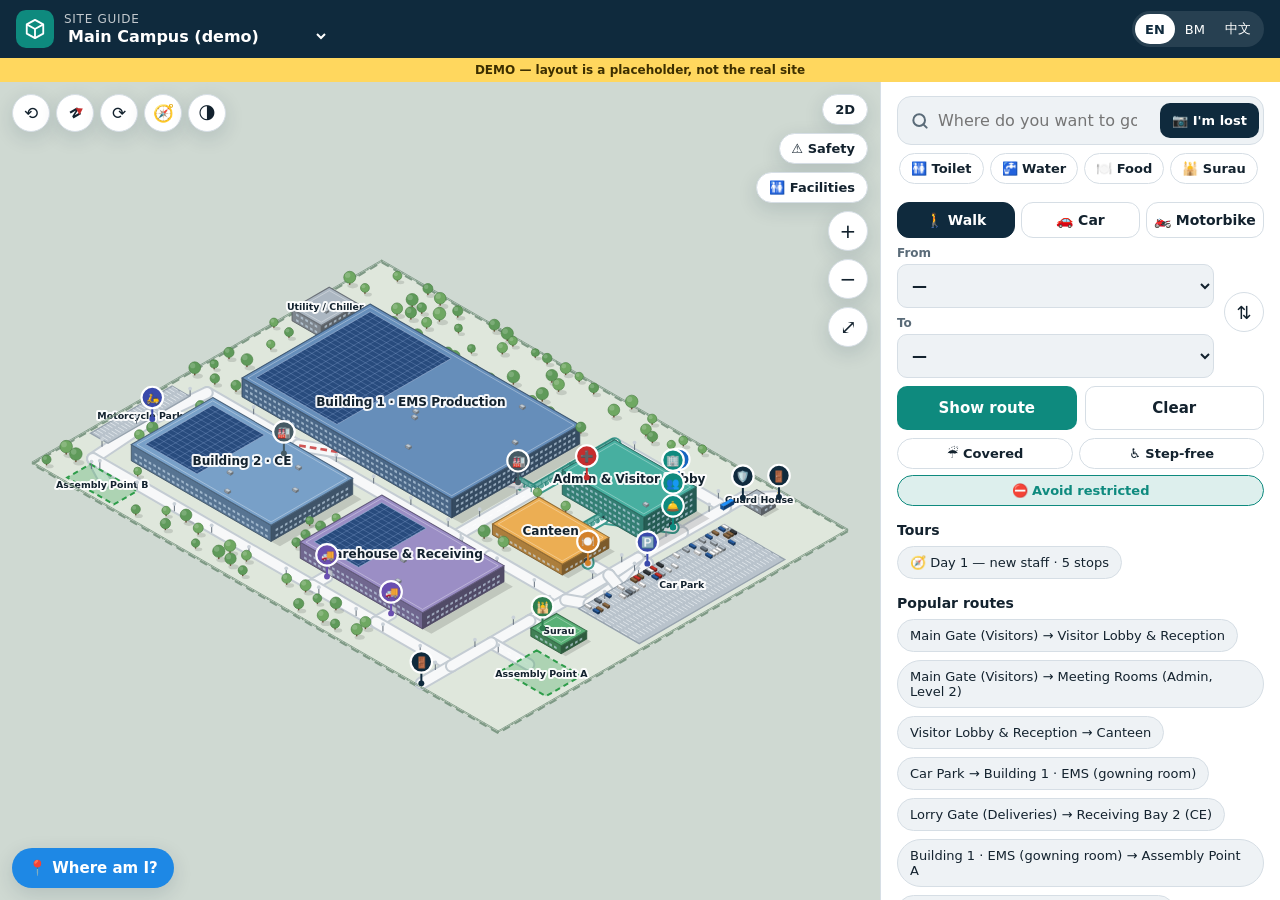
<file: index.html>
<!doctype html>
<html lang="en">
<head>
  <meta charset="utf-8">
  <meta name="viewport" content="width=device-width, initial-scale=1, viewport-fit=cover">
  <meta name="theme-color" content="#0f2a3d">
  <title>Johor Site Guide</title>
  <link rel="manifest" href="manifest.webmanifest">
  <link rel="icon" href="assets/icon.svg" type="image/svg+xml">
  <link rel="stylesheet" href="styles.css">
</head>
<body>
  <header class="top">
    <div class="brand">
      <span class="logo" aria-hidden="true">
        <svg viewBox="0 0 24 24" width="22" height="22"><path d="M12 2 3 7v10l9 5 9-5V7z" fill="none" stroke="currentColor" stroke-width="2" stroke-linejoin="round"/><path d="M12 12 3 7m9 5 9-5m-9 5v10" fill="none" stroke="currentColor" stroke-width="2"/></svg>
      </span>
      <div>
        <div class="title" data-i18n="appTitle">Site Guide</div>
        <select id="siteSelect" aria-label="Site"></select>
      </div>
    </div>
    <div class="lang" role="group" aria-label="Language">
      <button data-lang="en">EN</button><button data-lang="ms">BM</button><button data-lang="zh">中文</button>
    </div>
  </header>

  <div id="demoBanner" class="banner" data-i18n="demo"></div>

  <div id="emergBar" class="emerg-bar" role="alert" hidden>
    <span class="eb-icon" aria-hidden="true">🚨</span>
    <div class="eb-main"><strong id="ebTitle"></strong><span id="ebSub"></span></div>
    <span id="ebTimer" class="eb-timer" hidden>0:00</span>
    <button id="ebSafe" class="eb-safe"></button>
    <button id="ebEnd" class="eb-end" data-i18n="endEmerg">End</button>
    <div id="ebNote" class="eb-note"></div>
  </div>

  <main class="layout">
    <section class="mapwrap" aria-label="Site map">
      <svg id="map" xmlns="http://www.w3.org/2000/svg" role="img"></svg>
      <div class="map-controls">
        <button id="viewToggle" class="chip" title="3D / 2D">2D</button>
        <button id="safetyToggle" class="chip" aria-pressed="false">⚠ <span data-i18n="safety">Safety</span></button>
        <button id="facToggle" class="chip fac-chip" aria-pressed="false">🚻 <span data-i18n="facilities">Facilities</span></button>
        <button id="zoomIn" class="round" aria-label="Zoom in">+</button>
        <button id="zoomOut" class="round" aria-label="Zoom out">−</button>
        <button id="zoomReset" class="round" aria-label="Reset view">⤢</button>
      </div>
      <div class="view-bar" role="group" aria-label="Map view">
        <button id="rotL" class="vbtn" aria-label="Turn map left" title="Turn left">⟲</button>
        <button id="northBtn" class="vbtn" aria-label="North up" title="North up"><span id="northNeedle" class="needle" aria-hidden="true"><b>N</b></span></button>
        <button id="rotR" class="vbtn" aria-label="Turn map right" title="Turn right">⟳</button>
        <button id="followBtn" class="vbtn" aria-pressed="false" aria-label="Turn map with my walking direction" title="Follow my direction">🧭</button>
        <button id="dayBtn" class="vbtn">🌗</button>
      </div>
      <button id="whereBtn" class="where-btn" type="button"><span aria-hidden="true">📍</span> <span data-i18n="whereAmI">Where am I?</span></button>
      <div id="whereCard" class="where-card" role="status" hidden>
        <button class="bc-close" aria-label="Close">×</button>
        <p id="whereText"></p>
        <div class="where-actions">
          <button id="whereScan" type="button">📷 <span data-i18n="scanInstead">Scan a poster</span></button>
          <button id="whereSettings" type="button" hidden>⚙ <span data-i18n="turnOnLocation">Turn on location</span></button>
        </div>
      </div>
      <div id="bldCard" class="bld-card" hidden>
        <button class="bc-close" aria-label="Close">×</button>
        <strong></strong>
        <div class="bc-list"></div>
      </div>
      <div id="legend" class="legend" hidden></div>
      <div id="todo" class="todo" hidden>
        <h2 data-i18n="todo"></h2>
        <p data-i18n="todoHint"></p>
      </div>
    </section>

    <aside class="panel" id="panel">
      <div class="handle" aria-hidden="true"></div>

      <div class="finder">
        <div class="search">
          <svg class="s-icon" viewBox="0 0 24 24" aria-hidden="true"><circle cx="11" cy="11" r="7"/><path d="m20 20-4-4"/></svg>
          <input id="searchBox" type="search" autocomplete="off" spellcheck="false" enterkeyhint="go"
                 role="combobox" aria-autocomplete="list" aria-expanded="false" aria-controls="searchList">
          <button id="scanBtn" class="scan" type="button"><span aria-hidden="true">📷</span> <span data-i18n="lost">I'm lost</span></button>
        </div>
        <p id="searchHint" class="search-hint" hidden></p>
        <ul id="searchList" class="results" role="listbox" hidden></ul>
        <div id="nearby" class="nearby" role="group" aria-label="Nearest"></div>
      </div>

      <div class="route-form">
        <div class="modes row" role="group" aria-label="Travel mode">
          <button type="button" class="mode" data-mode="walk" aria-pressed="true"><span aria-hidden="true">🚶</span> <span data-i18n="modeWalk">Walk</span></button>
          <button type="button" class="mode" data-mode="car" aria-pressed="false"><span aria-hidden="true">🚗</span> <span data-i18n="modeCar">Car</span></button>
          <button type="button" class="mode" data-mode="moto" aria-pressed="false"><span aria-hidden="true">🏍️</span> <span data-i18n="modeMoto">Motorbike</span></button>
        </div>
        <label><span data-i18n="from">From</span>
          <select id="fromSel"></select>
        </label>
        <button id="swap" class="swap" aria-label="Swap">⇅</button>
        <label><span data-i18n="to">To</span>
          <select id="toSel"></select>
        </label>
        <div class="row">
          <button id="goBtn" class="primary" data-i18n="go">Show route</button>
          <button id="clearBtn" class="ghost" data-i18n="clear">Clear</button>
        </div>
        <div class="opts row" role="group" aria-label="Route options">
          <button type="button" class="opt" data-opt="covered" aria-pressed="false"><span aria-hidden="true">☔</span> <span data-i18n="optCovered">Covered</span></button>
          <button type="button" class="opt" data-opt="stepFree" aria-pressed="false"><span aria-hidden="true">♿</span> <span data-i18n="optStepFree">Step-free</span></button>
          <button type="button" class="opt" data-opt="noRestricted" aria-pressed="true"><span aria-hidden="true">⛔</span> <span data-i18n="optNoRestricted">Avoid restricted</span></button>
        </div>
      </div>

      <div id="routeSummary" class="summary" hidden></div>

      <div id="steps" class="steps" hidden>
        <div class="step-card">
          <div class="progress" aria-hidden="true"><i id="stepBar"></i></div>
          <div class="slide">
            <figure class="photo" id="stepPhoto"></figure>
            <div class="maneuver">
              <span id="stepIcon" class="m-icon"></span>
              <div>
                <div class="step-meta"><span id="stepCount"></span><span id="stepDist" class="dist"></span></div>
                <p id="stepText" class="step-text" aria-live="polite"></p>
              </div>
            </div>
            <p id="stepWarn" class="warn" hidden></p>
          </div>
          <div class="row">
            <button id="prevStep" class="ghost" data-i18n="prev">Back</button>
            <button id="playBtn" class="ghost icon-btn" aria-pressed="false">▶</button>
            <button id="voiceBtn" class="ghost icon-btn" aria-pressed="false">🔇</button>
            <button id="nextStep" class="primary" data-i18n="next">Next</button>
          </div>
        </div>
        <details class="all-steps">
          <summary data-i18n="allSteps">All steps</summary>
          <ol id="stepList"></ol>
        </details>
      </div>

      <div id="toursWrap" hidden>
        <h3 data-i18n="tours">Tours</h3>
        <div id="tours" class="chips"></div>
      </div>

      <div id="popularWrap">
        <h3 data-i18n="popular">Popular routes</h3>
        <div id="popular" class="chips"></div>
      </div>

      <div class="emergency">
        <h3>🚨 <span data-i18n="emergency">Emergency</span></h3>
        <p data-i18n="emergencyText"></p>
        <p id="ehsLine" class="ehs-line"></p>
        <button id="apBtn" class="danger" data-i18n="nearestAP">Route to nearest Assembly Point</button>
        <button id="drillBtn" class="ghost drill-btn" data-i18n="startDrill">Practice drill</button>
      </div>

      <details class="info" id="infoBox">
        <summary data-i18n="info">Site info</summary>
        <dl id="infoList"></dl>
      </details>
    </aside>
  </main>

  <div id="scanner" class="scanner" role="dialog" aria-modal="true" aria-labelledby="scanTitle" hidden>
    <div class="scan-box">
      <h3 id="scanTitle" data-i18n="scanTitle">Where are you?</h3>
      <div id="viewfinder" class="viewfinder"><video id="scanVideo" autoplay playsinline muted></video><span class="frame" aria-hidden="true"></span></div>
      <p id="scanMsg" class="scan-msg" role="status"></p>
      <button id="scanGps" class="ghost gps-btn" type="button"><span aria-hidden="true">📍</span> <span data-i18n="useGps">Use my location (GPS)</span></button>
      <div id="scanPick" class="chips" hidden></div>
      <button id="scanClose" class="ghost" data-i18n="close">Close</button>
    </div>
  </div>
  <div id="toast" class="toast" role="status" hidden></div>

  <script src="data/config.js"></script>
  <script src="data/i18n.js"></script>
  <script src="data/sites.js"></script>
  <script src="app.js"></script>
</body>
</html>
</file>
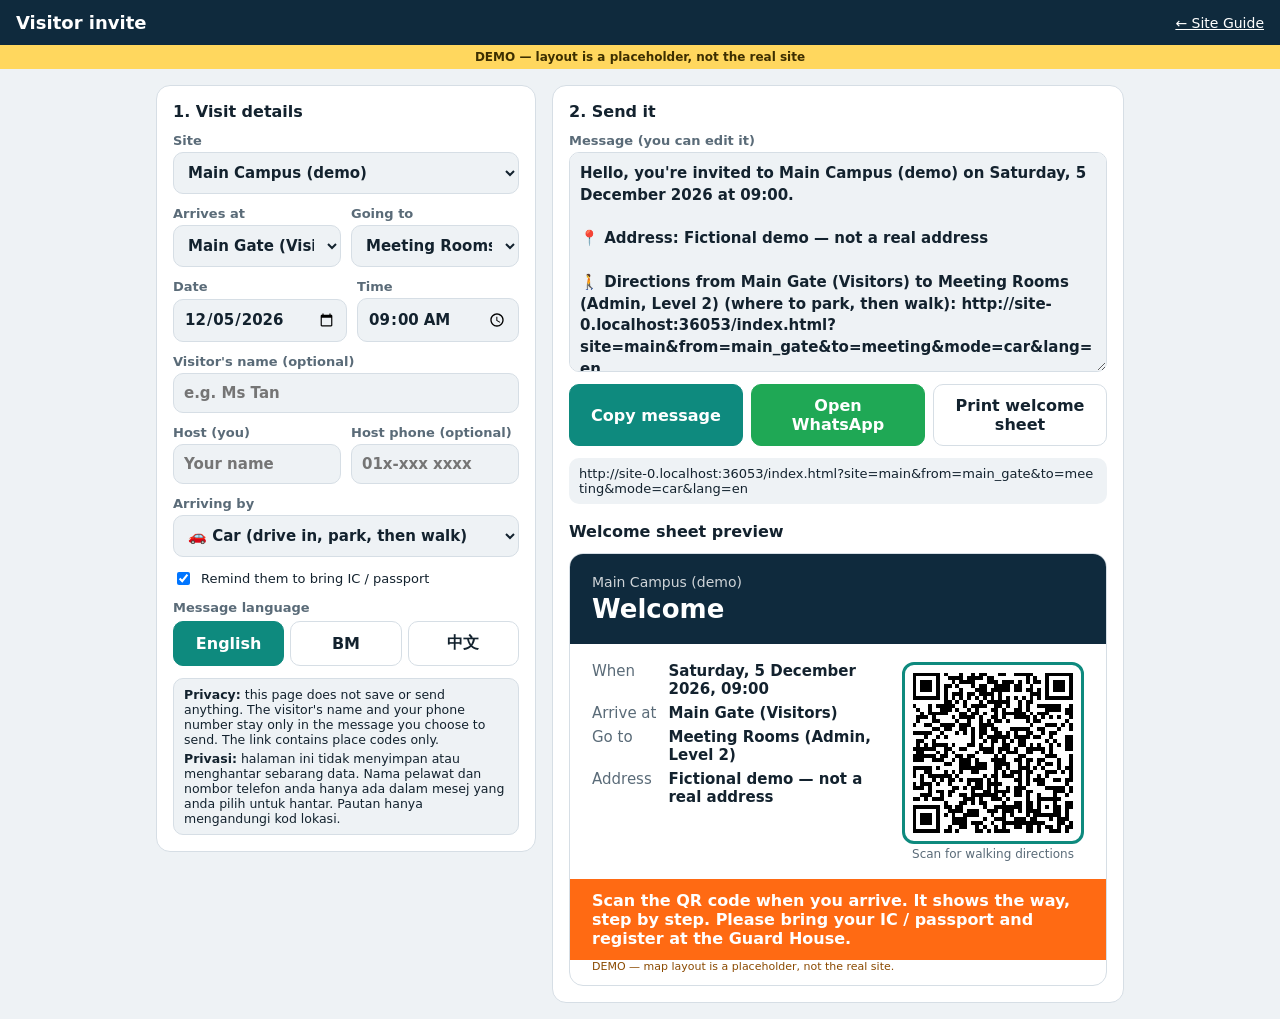
<file: invite.html>
<!doctype html>
<html lang="en">
<head>
<meta charset="utf-8">
<meta name="viewport" content="width=device-width, initial-scale=1">
<meta name="theme-color" content="#0f2a3d">
<title>Visitor Invite · Site Guide</title>
<link rel="icon" href="assets/icon.svg" type="image/svg+xml">
<script src="assets/vendor/qrcode.min.js"></script>
<style>
  :root { --bg: #eef2f5; --surface: #fff; --ink: #13222e; --muted: #5a6b78; --line: #d6dee5; --head: #0f2a3d; --accent: #0e8a7e; --route: #ff6a13; --warn-bg: #fff3e0; --warn-ink: #8a4a00; }
  * { box-sizing: border-box; }
  body { margin: 0; font-family: "Segoe UI", system-ui, "Noto Sans", "Microsoft YaHei", sans-serif; color: var(--ink); background: var(--bg); }
  header { background: var(--head); color: #fff; padding: 12px 16px; display: flex; align-items: center; justify-content: space-between; gap: 12px; }
  header h1 { margin: 0; font-size: 18px; }
  header a { color: #fff; font-size: 14px; }
  .banner { background: #ffd75e; color: #3d2f00; font-size: 12px; font-weight: 600; text-align: center; padding: 5px 16px; }
  main { max-width: 1000px; margin: 0 auto; padding: 16px; display: grid; gap: 16px; grid-template-columns: 1fr; }
  @media (min-width: 900px) { main { grid-template-columns: 380px 1fr; align-items: start; } }
  .card { background: var(--surface); border: 1px solid var(--line); border-radius: 14px; padding: 16px; display: grid; gap: 12px; }
  .card h2 { margin: 0; font-size: 16px; }
  label { display: grid; gap: 4px; font-size: 13px; font-weight: 600; color: var(--muted); }
  input, select, textarea { font: inherit; font-size: 15px; color: var(--ink); padding: 10px; border: 1px solid var(--line); border-radius: 10px; background: var(--bg); width: 100%; }
  textarea { min-height: 220px; resize: vertical; line-height: 1.45; }
  .two { display: grid; grid-template-columns: 1fr 1fr; gap: 10px; }
  .check { display: flex; gap: 8px; align-items: center; color: var(--ink); font-weight: 500; }
  .check input { width: auto; }
  .lang { display: flex; gap: 6px; }
  .lang button { flex: 1; }
  button { font: inherit; font-weight: 700; padding: 11px 14px; border-radius: 10px; border: 1px solid var(--line); background: var(--surface); color: var(--ink); cursor: pointer; }
  button.on, button.primary { background: var(--accent); border-color: var(--accent); color: #fff; }
  .actions { display: flex; flex-wrap: wrap; gap: 8px; }
  .actions > * { flex: 1 1 140px; }
  .wa { background: #1fa855; border-color: #1fa855; color: #fff; }
  .note { font-size: 13px; color: var(--muted); margin: 0; }
  .privacy { font-size: 12.5px; color: var(--ink); background: var(--bg); border: 1px solid var(--line); border-radius: 10px; padding: 8px 10px; display: grid; gap: 4px; }
  .privacy p { margin: 0; }
  .warn { font-size: 13px; background: var(--warn-bg); color: var(--warn-ink); padding: 8px 10px; border-radius: 10px; font-weight: 600; margin: 0; }
  .link { font-size: 13px; word-break: break-all; background: var(--bg); padding: 8px 10px; border-radius: 10px; }
  /* printable welcome sheet */
  .sheet { background: #fff; border: 1px solid var(--line); border-radius: 14px; overflow: hidden; }
  .s-head { background: var(--head); color: #fff; padding: 20px 22px; }
  .s-head .site { opacity: .8; font-size: 14px; }
  .s-head .hi { font-size: 26px; font-weight: 800; margin-top: 4px; }
  .s-body { padding: 18px 22px; display: grid; grid-template-columns: 1fr auto; gap: 18px; align-items: start; }
  .s-body dl { margin: 0; display: grid; grid-template-columns: auto 1fr; gap: 6px 12px; font-size: 15px; }
  .s-body dt { color: var(--muted); }
  .s-body dd { margin: 0; font-weight: 600; }
  .s-qr { text-align: center; font-size: 12px; color: var(--muted); max-width: 190px; }
  .s-qr .qr { padding: 8px; border: 3px solid var(--accent); border-radius: 12px; display: inline-block; }
  .s-foot { background: var(--route); color: #fff; padding: 12px 22px; font-weight: 700; }
  .s-demo { font-size: 11px; color: var(--warn-ink); padding: 0 22px 12px; }
  @media (max-width: 560px) { .s-body { grid-template-columns: 1fr; } .two { grid-template-columns: 1fr; } }
  @media print {
    body { background: #fff; } header, .banner, .card, .no-print { display: none !important; }
    main { display: block; padding: 0; max-width: none; }
    .sheet { border: 0; border-radius: 0; }
    @page { size: A4; margin: 12mm; }
  }
</style>
</head>
<body>
<header>
  <h1>Visitor invite</h1>
  <a href="index.html" id="back">← Site Guide</a>
</header>
<div id="demo" class="banner" hidden>DEMO — layout is a placeholder, not the real site</div>

<main>
  <section class="card" aria-label="Visit details">
    <h2>1. Visit details</h2>
    <label>Site <select id="site"></select></label>
    <div class="two">
      <label>Arrives at <select id="from"></select></label>
      <label>Going to <select id="to"></select></label>
    </div>
    <div class="two">
      <label>Date <input id="date" type="date"></label>
      <label>Time <input id="time" type="time" value="09:00"></label>
    </div>
    <label>Visitor's name (optional) <input id="name" autocomplete="off" placeholder="e.g. Ms Tan"></label>
    <div class="two">
      <label>Host (you) <input id="host" autocomplete="off" placeholder="Your name"></label>
      <label>Host phone (optional) <input id="phone" type="tel" autocomplete="off" placeholder="01x-xxx xxxx"></label>
    </div>
    <label>Arriving by
      <select id="arrive">
        <option value="car">🚗 Car (drive in, park, then walk)</option>
        <option value="moto">🏍️ Motorbike (motorcycle park, then walk)</option>
        <option value="walk">🚶 On foot / dropped off</option>
      </select>
    </label>
    <label class="check"><input id="bringIc" type="checkbox" checked> Remind them to bring IC / passport</label>
    <div>
      <div class="note" style="margin-bottom:6px;font-weight:600">Message language</div>
      <div class="lang" role="group" aria-label="Message language">
        <button data-lang="en" class="on">English</button><button data-lang="ms">BM</button><button data-lang="zh">中文</button>
      </div>
    </div>
    <div class="privacy" role="note">
      <p lang="en"><b>Privacy:</b> this page does not save or send anything. The visitor's name and your phone number stay only in the message you choose to send. The link contains place codes only.</p>
      <p lang="ms"><b>Privasi:</b> halaman ini tidak menyimpan atau menghantar sebarang data. Nama pelawat dan nombor telefon anda hanya ada dalam mesej yang anda pilih untuk hantar. Pautan hanya mengandungi kod lokasi.</p>
    </div>
    <p id="fileWarn" class="warn" hidden>You opened this page as a file on your computer, so the link would only work on this PC. Open the invite page from the guide's web address instead.</p>
  </section>

  <section class="card" aria-label="Message">
    <h2>2. Send it</h2>
    <label>Message (you can edit it) <textarea id="msg"></textarea></label>
    <div class="actions">
      <button id="copy" class="primary">Copy message</button>
      <button id="wa" class="wa">Open WhatsApp</button>
      <button id="share">Share…</button>
      <button id="print">Print welcome sheet</button>
    </div>
    <div class="link" id="link"></div>

    <h2 style="margin-top:6px">Welcome sheet preview</h2>
    <div class="sheet" id="sheet">
      <div class="s-head"><div class="site" id="sSite"></div><div class="hi" id="sHi"></div></div>
      <div class="s-body">
        <dl id="sList"></dl>
        <div class="s-qr"><div class="qr" id="sQr"></div><div id="sQrText"></div></div>
      </div>
      <div class="s-foot" id="sFoot"></div>
      <div class="s-demo" id="sDemo" hidden>DEMO — map layout is a placeholder, not the real site.</div>
    </div>
  </section>
</main>

<script src="data/config.js"></script>
<script src="data/sites.js"></script>
<script>
/* Visitor invite: builds a WhatsApp-ready message and a printable welcome
   sheet with a QR link to the walking route. No data leaves the page unless
   the host copies, shares or prints it. */
(() => {
  "use strict";
  const $ = (id) => document.getElementById(id);
  const SITES = (window.SITES || []).filter((s) => s.pois);
  const params = new URLSearchParams(location.search);
  let lang = "en";

  // message text per language
  const TXT = {
    en: {
      hi: (n) => (n ? `Hi ${n},` : "Hello,"), invited: (site, d, t) => `you're invited to ${site} on ${d} at ${t}.`,
      address: "Address", drive: "Drive there (Waze)", walk: (a, b) => `Walking directions from ${a} to ${b}`, ride: (a, b) => `Directions from ${a} to ${b} (where to park, then walk)`,
      tour: (x) => `Your walking tour: ${x}`, ic: "Please bring your IC / passport and register at the Guard House.",
      host: "Your host", welcome: (n) => (n ? `Welcome, ${n}` : "Welcome"), when: "When", meet: "Go to", start: "Arrive at",
      scan: "Scan for walking directions", foot: "Scan the QR code when you arrive. It shows the way, step by step."
    },
    ms: {
      hi: (n) => (n ? `Hai ${n},` : "Salam sejahtera,"), invited: (site, d, t) => `anda dijemput ke ${site} pada ${d}, jam ${t}.`,
      address: "Alamat", drive: "Pandu ke sana (Waze)", walk: (a, b) => `Arah berjalan dari ${a} ke ${b}`, ride: (a, b) => `Arah dari ${a} ke ${b} (tempat letak kenderaan, kemudian jalan kaki)`,
      tour: (x) => `Lawatan berjalan anda: ${x}`, ic: "Sila bawa IC / pasport dan daftar di pondok pengawal.",
      host: "Tuan rumah", welcome: (n) => (n ? `Selamat datang, ${n}` : "Selamat datang"), when: "Bila", meet: "Pergi ke", start: "Tiba di",
      scan: "Imbas untuk arah berjalan", foot: "Imbas kod QR apabila tiba. Ia menunjukkan jalan, langkah demi langkah."
    },
    zh: {
      hi: (n) => (n ? `${n}您好,` : "您好,"), invited: (site, d, t) => `诚邀您于 ${d} ${t} 前来${site}。`,
      address: "地址", drive: "驾车前往 (Waze)", walk: (a, b) => `从${a}到${b}的步行路线`, ride: (a, b) => `从${a}到${b}的路线(停车位置及步行)`,
      tour: (x) => `您的步行导览:${x}`, ic: "请携带身份证/护照,并在保安亭登记。",
      host: "接待人", welcome: (n) => (n ? `欢迎,${n}` : "欢迎"), when: "时间", meet: "前往", start: "到达",
      scan: "扫码查看步行路线", foot: "到达后请扫描二维码,按步骤指引前往。"
    }
  };
  const LOCALE = { en: "en-MY", ms: "ms-MY", zh: "zh-CN" };
  const L = (o) => (o ? o[lang] || o.en || "" : "");
  const site = () => SITES.find((s) => s.id === $("site").value) || SITES[0];

  // guide address: the folder this page is served from
  // guide address: the folder this page is served from; inside the Android app, the website
  const IN_APP = location.hostname === "appassets.androidplatform.net";
  const CONFIG = window.GUIDE_CONFIG || {};
  const base = IN_APP && CONFIG.webUrl ? CONFIG.webUrl : location.href.split(/[?#]/)[0].replace(/[^/]*$/, "");
  const linkSiteId = (id) => (IN_APP && CONFIG.publicIds && CONFIG.publicIds[id]) || id;
  $("fileWarn").hidden = location.protocol !== "file:";

  function fillSites() {
    SITES.forEach((s) => $("site").add(new Option(s.name.en, s.id)));
    if (SITES.some((s) => s.id === params.get("site"))) $("site").value = params.get("site");
  }

  function fillPlaces() {
    const s = site();
    $("from").innerHTML = ""; $("to").innerHTML = "";
    s.pois.forEach((p) => {
      $("from").add(new Option(p.label.en, p.id));
      if (p.type !== "assembly") $("to").add(new Option(p.label.en, p.id));
    });
    (s.tours || []).forEach((tour) => $("to").add(new Option("🧭 Tour: " + tour.label.en, "tour:" + tour.id)));
    const gate = s.pois.find((p) => p.type === "gate");
    if (gate) $("from").value = gate.id;
    const visit = s.pois.find((p) => p.type === "meeting") || s.pois.find((p) => p.type === "lobby");
    if (visit) $("to").value = visit.id;
    $("demo").hidden = $("sDemo").hidden = s.status !== "demo";
  }

  function link() {
    const s = site(), to = $("to").value;
    const p = new URLSearchParams({ site: linkSiteId(s.id) });
    if (to.startsWith("tour:")) p.set("tour", to.slice(5));
    else { p.set("from", $("from").value); p.set("to", to); if ($("arrive").value !== "walk") p.set("mode", $("arrive").value); }
    p.set("lang", lang);
    return base + "index.html?" + p.toString();
  }

  function dateText() {
    const v = $("date").value;
    if (!v) return "…";
    const d = new Date(v + "T00:00");
    return d.toLocaleDateString(LOCALE[lang], { weekday: "long", day: "numeric", month: "long", year: "numeric" });
  }

  function build() {
    const s = site(), T = TXT[lang], url = link();
    const name = $("name").value.trim(), host = $("host").value.trim(), phone = $("phone").value.trim();
    const from = s.pois.find((p) => p.id === $("from").value);
    const toVal = $("to").value;
    const tour = toVal.startsWith("tour:") ? (s.tours || []).find((x) => x.id === toVal.slice(5)) : null;
    const to = tour ? null : s.pois.find((p) => p.id === toVal);
    const siteName = L(s.name), time = $("time").value || "…";
    const walkLine = tour ? T.tour(L(tour.label)) : ($("arrive").value === "walk" ? T.walk : T.ride)(L(from.label), L(to.label));
    const lines = [
      T.hi(name) + (lang === "zh" ? "" : " ") + T.invited(siteName, dateText(), time), "",
      s.address ? `📍 ${T.address}: ${s.address}` : "",
      s.waze ? `🚗 ${T.drive}: ${s.waze}` : "",
      `🚶 ${walkLine}: ${url}`, "",
      $("bringIc").checked ? T.ic : "",
      host ? `${T.host}: ${host}${phone ? " (" + phone + ")" : ""}` : ""
    ];
    $("msg").value = lines.join("\n").replace(/\n{3,}/g, "\n\n").trim(); // drop empty lines left by optional parts
    $("link").textContent = url;

    // welcome sheet
    $("sSite").textContent = siteName;
    $("sHi").textContent = T.welcome(name);
    const rows = [[T.when, `${dateText()}, ${time}`], [T.start, L(from.label)], [T.meet, tour ? L(tour.label) : L(to.label)]];
    if (s.address) rows.push([T.address, s.address]);
    if (host) rows.push([T.host, host + (phone ? " · " + phone : "")]);
    $("sList").innerHTML = "";
    for (const [k, v] of rows) {
      const dt = document.createElement("dt"); dt.textContent = k;
      const dd = document.createElement("dd"); dd.textContent = v;
      $("sList").append(dt, dd);
    }
    $("sQrText").textContent = T.scan;
    $("sFoot").textContent = T.foot + ($("bringIc").checked ? " " + T.ic : "");
    $("sQr").innerHTML = "";
    if (typeof QRCode !== "undefined") new QRCode($("sQr"), { text: url, width: 160, height: 160, correctLevel: QRCode.CorrectLevel.M });
    else $("sQr").textContent = "QR needs internet";
  }

  async function copy(text) {
    try { await navigator.clipboard.writeText(text); flash($("copy"), "Copied ✓"); }
    catch { window.prompt("Copy this:", text); }
  }
  function flash(btn, txt) { const old = btn.textContent; btn.textContent = txt; setTimeout(() => (btn.textContent = old), 1500); }

  // tomorrow by default
  const tmr = new Date(Date.now() + 864e5);
  $("date").value = `${tmr.getFullYear()}-${String(tmr.getMonth() + 1).padStart(2, "0")}-${String(tmr.getDate()).padStart(2, "0")}`;

  fillSites(); fillPlaces(); build();
  $("site").onchange = () => { fillPlaces(); build(); };
  ["from", "to", "date", "time", "name", "host", "phone", "bringIc"].forEach((id) => $(id).addEventListener("input", build));
  ["from", "to", "bringIc", "arrive"].forEach((id) => $(id).addEventListener("change", build));
  document.querySelectorAll(".lang button").forEach((b) => (b.onclick = () => {
    lang = b.dataset.lang;
    document.querySelectorAll(".lang button").forEach((x) => x.classList.toggle("on", x === b));
    build();
  }));
  $("copy").onclick = () => copy($("msg").value);
  $("wa").onclick = () => window.open("https://wa.me/?text=" + encodeURIComponent($("msg").value), "_blank", "noopener");
  $("share").onclick = async () => {
    if (window.AndroidApp && window.AndroidApp.share) { window.AndroidApp.share($("msg").value); return; }
    if (!navigator.share) return copy($("msg").value);
    try { await navigator.share({ text: $("msg").value }); } catch { /* cancelled */ }
  };
  $("share").hidden = !navigator.share && !(window.AndroidApp && window.AndroidApp.share);
  $("print").onclick = () => window.print();
})();
</script>
</body>
</html>
</file>
<file: styles.css>
:root {
  --bg: #eef2f5;
  --surface: #ffffff;
  --ink: #13222e;
  --muted: #5a6b78;
  --line: #d6dee5;
  --head: #0f2a3d;
  --head-ink: #ffffff;
  --accent: #0e8a7e;
  --accent-ink: #ffffff;
  --route: #ff6a13;
  --danger: #c62d2d;
  --warn-bg: #fff3e0;
  --warn-ink: #8a4a00;
  --banner: #ffd75e;
  --ground: #dfe7dc;
  --road: #f7f8f9;
  --road-edge: #c4ccd3;
  --map-bg: #cfd9d2;
  --shadow: 0 6px 20px rgba(15, 42, 61, .14);
  --radius: 14px;
  font-family: "Segoe UI", system-ui, -apple-system, "Noto Sans", "Noto Sans SC", "Microsoft YaHei", sans-serif;
}
@media (prefers-color-scheme: dark) {
  :root:not([data-theme="light"]) {
    --bg: #0d1820; --surface: #15232e; --ink: #e8eef2; --muted: #9db0bf; --line: #26394a;
    --head: #08131b; --ground: #2b3a33; --road: #50606b; --road-edge: #3a4954; --map-bg: #22302b;
    --warn-bg: #3a2a12; --warn-ink: #ffcf8a;
  }
}
:root[data-theme="dark"] {
  --bg: #0d1820; --surface: #15232e; --ink: #e8eef2; --muted: #9db0bf; --line: #26394a;
  --head: #08131b; --ground: #2b3a33; --road: #50606b; --road-edge: #3a4954; --map-bg: #22302b;
  --warn-bg: #3a2a12; --warn-ink: #ffcf8a;
}

* { box-sizing: border-box; }
[hidden] { display: none !important; }
html, body { margin: 0; height: 100%; }
body { background: var(--bg); color: var(--ink); display: flex; flex-direction: column; min-height: 100dvh; }
button, select { font: inherit; }

/* Header */
.top {
  background: var(--head); color: var(--head-ink);
  display: flex; align-items: center; justify-content: space-between; gap: 12px;
  padding: 10px 16px; padding-top: max(10px, env(safe-area-inset-top));
}
.brand { display: flex; align-items: center; gap: 10px; min-width: 0; }
.logo.brand { background: #fff; }
.logo.brand img { width: 82%; height: 82%; display: block; }
.logo { display: grid; place-items: center; width: 38px; height: 38px; border-radius: 10px; background: var(--accent); flex: none; }
.title { font-size: 12px; opacity: .75; letter-spacing: .06em; text-transform: uppercase; }
#siteSelect {
  background: transparent; color: var(--head-ink); border: 0; font-weight: 700; font-size: 16px;
  padding: 0; max-width: 62vw; text-overflow: ellipsis;
}
#siteSelect option { color: #111; }
.lang { display: flex; background: rgba(255,255,255,.1); border-radius: 999px; padding: 3px; flex: none; }
.lang button { border: 0; background: transparent; color: var(--head-ink); padding: 6px 10px; border-radius: 999px; cursor: pointer; font-size: 13px; }
.lang button.on { background: #fff; color: var(--head); font-weight: 700; }

.banner { background: var(--banner); color: #3d2f00; font-size: 12px; font-weight: 600; text-align: center; padding: 5px 16px; }

/* Layout */
.layout { flex: 1; display: grid; grid-template-rows: minmax(330px, 56dvh) auto; min-height: 0; }
@media (min-width: 900px) {
  .layout { grid-template-rows: none; grid-template-columns: 1fr 400px; height: calc(100dvh - 92px); }
  .panel { overflow-y: auto; }
}

/* Map */
.mapwrap { position: relative; background: var(--map-bg); overflow: hidden; touch-action: none; }
#map { width: 100%; height: 100%; display: block; cursor: grab; user-select: none; }
#map.dragging { cursor: grabbing; }
.map-controls { position: absolute; right: 12px; top: 12px; display: flex; flex-direction: column; gap: 8px; align-items: flex-end; }
.chip, .round {
  border: 1px solid var(--line); background: var(--surface); color: var(--ink); box-shadow: var(--shadow); cursor: pointer;
}
.chip { border-radius: 999px; padding: 7px 12px; font-size: 13px; font-weight: 600; }
.chip[aria-pressed="true"] { background: var(--danger); color: #fff; border-color: var(--danger); }
.round { width: 40px; height: 40px; border-radius: 50%; font-size: 20px; line-height: 1; }
.legend {
  position: absolute; left: 12px; bottom: 12px; background: var(--surface); border-radius: 12px; padding: 10px 12px;
  box-shadow: var(--shadow); font-size: 12px; display: grid; gap: 4px; max-width: 60%;
}
.legend span { display: flex; align-items: center; gap: 8px; }
.legend i { width: 16px; height: 16px; border-radius: 4px; display: grid; place-items: center; font-style: normal; font-size: 10px; color: #fff; font-weight: 700; flex: none; }
.todo { position: absolute; inset: 0; display: grid; place-content: center; text-align: center; padding: 24px; background: var(--map-bg); }
.todo h2 { margin: 0 0 8px; font-size: 18px; }
.todo p { margin: 0; color: var(--muted); }

/* SVG map styling */
.lbl { font-size: 9px; font-weight: 700; fill: #13222e; paint-order: stroke; stroke: rgba(255,255,255,.92); stroke-width: 3px; stroke-linejoin: round; pointer-events: none; }
.lbl.small { font-size: 7px; font-weight: 600; }
.poi { cursor: pointer; }
.poi .pin { stroke: #fff; stroke-width: 1.6; }
.poi text { font-size: 8px; fill: #fff; font-weight: 700; pointer-events: none; }
.poi.dim { opacity: .35; }
.poi text.lbl { fill: #13222e; font-size: 9px; }
.route-under { fill: none; stroke: #fff; stroke-width: 9; stroke-linecap: round; stroke-linejoin: round; opacity: .9; }
.route-ahead { fill: none; stroke: var(--route); stroke-opacity: .38; stroke-width: 5; stroke-linecap: round; stroke-linejoin: round; }
.route-done { fill: none; stroke: #8f9ba5; stroke-width: 5; stroke-linecap: round; stroke-linejoin: round; }
.route-leg { fill: none; stroke: var(--route); stroke-width: 6; stroke-linecap: round; stroke-linejoin: round; }
.route-leg.draw { animation: draw .9s cubic-bezier(.4, 0, .2, 1) forwards; }
@keyframes draw { to { stroke-dashoffset: 0; } }
.chev { fill: none; stroke: #fff; stroke-width: 1.5; stroke-linecap: round; stroke-linejoin: round; opacity: .45; animation: chev 1.5s ease-in-out infinite; pointer-events: none; }
@keyframes chev { 0%, 100% { opacity: .35; } 40% { opacity: 1; } }
.walker { pointer-events: none; }
.walker-halo { fill: var(--route); opacity: .22; }
.ripple { fill: none; stroke: var(--route); stroke-width: 2; transform-box: fill-box; transform-origin: center; animation: ripple 1.8s ease-out infinite; pointer-events: none; }
@keyframes ripple { from { transform: scale(.5); opacity: .9; } to { transform: scale(3); opacity: 0; } }
.badge { pointer-events: none; }
.badge.pop { transform-box: fill-box; transform-origin: 50% 100%; animation: pop .45s cubic-bezier(.34, 1.56, .64, 1) .35s both; }
@keyframes pop { from { transform: scale(0); opacity: 0; } }
.badge-bg { fill: #fff; stroke: var(--route); stroke-width: 1.6; stroke-linejoin: round; filter: drop-shadow(0 1.5px 1.5px rgba(0,0,0,.25)); }
.badge-icon path { fill: none; stroke: var(--route); stroke-width: 3; stroke-linecap: round; stroke-linejoin: round; }
.badge-icon.arrive path { stroke: #2e9d4a; }
.here-pulse { fill: #1e88e5; opacity: .35; transform-box: fill-box; transform-origin: center; animation: pulse 1.6s ease-out infinite; }
@keyframes pulse { from { transform: scale(.6); opacity: .55; } to { transform: scale(2.4); opacity: 0; } }
@media (prefers-reduced-motion: reduce) { .chev, .ripple, .badge.pop, .here-pulse { animation: none; } }

/* Panel */
.panel { background: var(--surface); padding: 14px 16px 28px; display: flex; flex-direction: column; gap: 16px; border-top-left-radius: 18px; border-top-right-radius: 18px; margin-top: -14px; position: relative; z-index: 2; box-shadow: 0 -6px 20px rgba(0,0,0,.08); }
@media (min-width: 900px) { .panel { margin-top: 0; border-radius: 0; box-shadow: none; border-left: 1px solid var(--line); } .handle { display: none; } }
.handle { width: 42px; height: 5px; border-radius: 99px; background: var(--line); margin: 0 auto; }
.panel h3 { margin: 0 0 8px; font-size: 14px; }

.route-form { display: grid; grid-template-columns: 1fr auto; gap: 8px 10px; align-items: end; }
.route-form label { display: grid; gap: 4px; font-size: 12px; color: var(--muted); font-weight: 600; grid-column: 1; }
.route-form select { width: 100%; padding: 11px 10px; border-radius: 10px; border: 1px solid var(--line); background: var(--bg); color: var(--ink); font-size: 15px; }
.swap { grid-column: 2; grid-row: 2 / span 2; align-self: center; width: 40px; height: 40px; border-radius: 50%; border: 1px solid var(--line); background: var(--surface); color: var(--ink); cursor: pointer; font-size: 18px; }
.route-form .row { grid-column: 1 / -1; }
.row { display: flex; gap: 8px; }
.row > * { flex: 1; }
.primary, .ghost, .danger { padding: 12px 14px; border-radius: 10px; font-weight: 700; cursor: pointer; border: 1px solid transparent; font-size: 15px; }
.primary { background: var(--accent); color: var(--accent-ink); }
.ghost { background: transparent; border-color: var(--line); color: var(--ink); }
.danger { background: var(--danger); color: #fff; width: 100%; }
button:disabled { opacity: .4; cursor: not-allowed; }

.summary { background: var(--bg); border-radius: 12px; padding: 12px; font-size: 14px; display: flex; gap: 10px; align-items: center; }
.summary b { font-size: 20px; color: var(--route); }

.step-card { border: 1px solid var(--line); border-radius: var(--radius); overflow: hidden; }
.photo { margin: 0; aspect-ratio: 16 / 10; background: #c9d3db; position: relative; }
.photo img, .photo svg { width: 100%; height: 100%; object-fit: cover; display: block; }
.photo figcaption { position: absolute; left: 8px; bottom: 8px; background: rgba(0,0,0,.6); color: #fff; font-size: 10px; padding: 3px 7px; border-radius: 6px; max-width: calc(100% - 16px); }
.step-meta { padding: 10px 12px 0; font-size: 12px; color: var(--muted); font-weight: 600; }
.step-text { margin: 4px 12px 10px; font-size: 17px; font-weight: 600; line-height: 1.35; }
.step-card .row { padding: 0 12px 12px; }
.progress { height: 4px; background: var(--line); }
.progress i { display: block; height: 100%; width: 0; background: var(--route); border-radius: 0 4px 4px 0; transition: width .45s cubic-bezier(.4, 0, .2, 1); }
.maneuver { display: flex; gap: 12px; align-items: flex-start; padding: 12px 12px 10px; }
.maneuver .step-meta { padding: 0; display: flex; align-items: center; gap: 8px; }
.maneuver .step-text { margin: 3px 0 0; }
.m-icon { flex: none; width: 52px; height: 52px; border-radius: 14px; background: var(--route); color: #fff; display: grid; place-items: center; box-shadow: 0 4px 12px color-mix(in srgb, var(--route) 35%, transparent); }
.m-icon.start { background: #1e88e5; box-shadow: 0 4px 12px rgba(30,136,229,.35); }
.m-icon.arrive { background: #2e9d4a; box-shadow: 0 4px 12px rgba(46,157,74,.35); }
.m-icon svg, .mini svg { width: 62%; height: 62%; fill: none; stroke: currentColor; stroke-width: 2.6; stroke-linecap: round; stroke-linejoin: round; }
.dist { background: var(--bg); color: var(--ink); border-radius: 999px; padding: 2px 9px; font-weight: 700; }
.step-card.enter-next .slide { animation: slide-in-next .34s cubic-bezier(.2, .8, .2, 1) both; }
.step-card.enter-prev .slide { animation: slide-in-prev .34s cubic-bezier(.2, .8, .2, 1) both; }
@keyframes slide-in-next { from { opacity: 0; transform: translateX(28px); } }
@keyframes slide-in-prev { from { opacity: 0; transform: translateX(-28px); } }
.step-card.enter-next .m-icon, .step-card.enter-prev .m-icon { animation: icon-pop .5s cubic-bezier(.34, 1.56, .64, 1) .08s both; }
@keyframes icon-pop { from { transform: scale(.4) rotate(-12deg); opacity: 0; } }
.step-card { touch-action: pan-y; }
.row > .icon-btn { flex: none; width: 48px; padding: 0; font-size: 16px; }
.icon-btn[aria-pressed="true"] { border-color: var(--route); color: var(--route); background: color-mix(in srgb, var(--route) 10%, transparent); }

.all-steps { margin-top: 10px; }
.all-steps summary { cursor: pointer; font-weight: 700; font-size: 14px; padding: 4px 0; }
.all-steps ol { list-style: none; padding: 0; margin: 8px 0 0; display: grid; gap: 2px; }
.all-steps li button { width: 100%; display: flex; gap: 10px; align-items: center; text-align: left; border: 0; background: transparent; color: var(--ink); padding: 8px; border-radius: 10px; cursor: pointer; font-size: 14px; line-height: 1.3; }
.all-steps li button:hover { background: var(--bg); }
.all-steps li button[aria-current="step"] { background: color-mix(in srgb, var(--route) 13%, var(--surface)); font-weight: 700; }
.all-steps li button.done { color: var(--muted); }
.all-steps .mini { flex: none; width: 28px; height: 28px; border-radius: 8px; display: grid; place-items: center; color: #fff; background: var(--route); }
.all-steps .mini.start { background: #1e88e5; }
.all-steps .mini.arrive { background: #2e9d4a; }
.all-steps .done .mini { background: #8f9ba5; }
.all-steps .txt { flex: 1; }
.all-steps .d { flex: none; color: var(--muted); font-size: 12px; font-weight: 600; }

@media (prefers-reduced-motion: reduce) {
  .step-card .slide, .step-card .m-icon { animation: none !important; }
  .progress i { transition: none; }
}

.warn { margin: 0 12px 10px; background: var(--warn-bg); color: var(--warn-ink); padding: 8px 10px; border-radius: 8px; font-size: 13px; font-weight: 600; }

.chips { display: flex; flex-wrap: wrap; gap: 8px; }
.chips button { border: 1px solid var(--line); background: var(--bg); color: var(--ink); border-radius: 999px; padding: 8px 12px; font-size: 13px; cursor: pointer; text-align: left; }
.chips button:hover { border-color: var(--accent); }

.emergency { background: color-mix(in srgb, var(--danger) 9%, var(--surface)); border: 1px solid color-mix(in srgb, var(--danger) 30%, transparent); border-radius: var(--radius); padding: 12px; }
.emergency p { margin: 0 0 10px; font-size: 13px; color: var(--ink); }

.info summary { cursor: pointer; font-weight: 700; font-size: 14px; }
.info dl { margin: 10px 0 0; display: grid; grid-template-columns: auto 1fr; gap: 6px 12px; font-size: 13px; }
.info dt { color: var(--muted); }
.info dd { margin: 0; }
.info a { color: var(--accent); font-weight: 700; }

@media (max-width: 600px) {
  .top { padding-left: 12px; padding-right: 12px; gap: 8px; }
  .logo { width: 32px; height: 32px; }
  #siteSelect { font-size: 14px; max-width: 52vw; }
  .lang button { padding: 5px 7px; font-size: 12px; }
  .legend { left: 8px; right: 60px; bottom: 22px; max-width: none; display: flex; flex-wrap: wrap; gap: 4px 10px; padding: 6px 8px; font-size: 10px; }
  .legend i { width: 13px; height: 13px; font-size: 8px; }
  .map-controls { right: 8px; top: 8px; gap: 6px; }
  .round { width: 36px; height: 36px; font-size: 18px; }
}

/* Search */
.finder { position: relative; }
.search { display: flex; align-items: center; gap: 8px; background: var(--bg); border: 1.5px solid var(--line); border-radius: 14px; padding: 4px 4px 4px 12px; transition: border-color .15s, box-shadow .15s; }
.search:focus-within { border-color: var(--accent); box-shadow: 0 0 0 3px color-mix(in srgb, var(--accent) 22%, transparent); }
.s-icon { width: 20px; height: 20px; flex: none; fill: none; stroke: var(--muted); stroke-width: 2.4; stroke-linecap: round; }
#searchBox { flex: 1; min-width: 0; border: 0; background: transparent; color: var(--ink); font: inherit; font-size: 16px; padding: 10px 0; outline: none; }
#searchBox::-webkit-search-cancel-button { cursor: pointer; }
.scan { flex: none; border: 0; border-radius: 10px; background: var(--head); color: var(--head-ink); padding: 10px 12px; font-weight: 700; font-size: 13px; cursor: pointer; white-space: nowrap; }
.search-hint { margin: 8px 2px 0; font-size: 13px; color: var(--warn-ink); background: var(--warn-bg); padding: 8px 10px; border-radius: 10px; font-weight: 600; }
.results { position: absolute; left: 0; right: 0; top: calc(100% + 6px); z-index: 20; list-style: none; margin: 0; padding: 6px; background: var(--surface); border: 1px solid var(--line); border-radius: 14px; box-shadow: var(--shadow); max-height: min(60vh, 420px); overflow-y: auto; animation: drop .16s ease-out; }
@keyframes drop { from { opacity: 0; transform: translateY(-4px); } }
.results [role=option] { display: flex; gap: 10px; align-items: center; padding: 8px; border-radius: 10px; cursor: pointer; }
.results [role=option]:hover, .results [role=option].active { background: color-mix(in srgb, var(--accent) 12%, var(--surface)); }
.res-head { font-size: 11px; font-weight: 700; letter-spacing: .06em; text-transform: uppercase; color: var(--muted); padding: 8px 8px 4px; }
.res-empty { padding: 12px 8px; color: var(--muted); font-size: 14px; }
.r-icon { flex: none; width: 30px; height: 30px; border-radius: 50%; display: grid; place-items: center; color: #fff; font-size: 14px; font-weight: 700; }
.r-txt { display: grid; min-width: 0; }
.r-txt b { font-size: 15px; font-weight: 600; }
.r-txt small { color: var(--muted); font-size: 12px; white-space: nowrap; overflow: hidden; text-overflow: ellipsis; }

/* ---------- 3D map scenery ---------- */
.park { fill: #b9c3cc; stroke: #97a3ae; }
.bay-lines { fill: none; stroke: #eef2f5; stroke-width: .5; }
.road-marking { fill: none; stroke: #fff; stroke-width: .6; stroke-dasharray: 3 4; opacity: .8; }
.grass { fill: #b9d3a8; opacity: .7; }
.bshadow { fill: rgba(0, 0, 0, .14); }
.tshadow { fill: rgba(0, 0, 0, .12); }
.trunk { stroke: #6d4c35; stroke-width: 1.1; stroke-linecap: round; }
.crown { fill: #5f9a5a; stroke: #4c8247; stroke-width: .5; }
.crown.alt { fill: #6fa862; }
.crown-hi { fill: rgba(255, 255, 255, .18); }
.lamp-pole { stroke: #6d7884; stroke-width: .8; }
.lamp { fill: #c9d1d8; }
.lamp.on { fill: #fff3c4; stroke: #ffd36b; stroke-width: .8; }
.fence { fill: none; stroke: #7f9a86; stroke-width: .7; opacity: .9; }
.canopy { fill: rgba(63, 156, 143, .72); stroke: #2b7f74; stroke-width: .6; }
.canopy-post { stroke: #2b7f74; stroke-width: .7; }
.door { fill: #22313d; opacity: .85; }
.door.roller { fill: #c8ced4; stroke: #8c96a0; stroke-width: .4; }
.win { fill: rgba(205, 225, 240, .62); }
.win.lit { fill: #ffd36b; }
.solar { fill: #284b7d; stroke: #9db4d4; stroke-width: .5; }
.solar-grid { fill: none; stroke: rgba(160, 190, 230, .55); stroke-width: .35; }
.barrier-arm { stroke: #e0b400; stroke-width: 1.4; stroke-linecap: round; stroke-dasharray: 2 1.4; }
.barrier-arm.moving { animation: barrier 9s ease-in-out infinite; }
@keyframes barrier { 0%, 55%, 100% { transform: rotate(0); } 62%, 85% { transform: rotate(var(--lift, -62deg)); } }

/* buildings: rise on load, glow when tapped, pulse at the destination */
.bld { cursor: pointer; }
.bld.rise { transform-box: fill-box; transform-origin: 50% 100%; animation: rise .7s cubic-bezier(.2, .8, .2, 1) both; }
@keyframes rise { from { transform: scaleY(.05); opacity: 0; } 60% { opacity: 1; } }
.bld.sel { filter: drop-shadow(0 0 4px #fff) drop-shadow(0 0 7px var(--accent)); }
.bld.dest { filter: drop-shadow(0 0 4px rgba(255, 106, 19, .85)); }
@keyframes dest-glow { 0%, 100% { filter: drop-shadow(0 0 0 rgba(255, 106, 19, 0)); } 50% { filter: drop-shadow(0 0 6px rgba(255, 106, 19, .9)); } }

/* the walking person */
.walker-shadow { fill: rgba(0, 0, 0, .22); }
.walker-dir { fill: #ff6a13; stroke: #fff; stroke-width: .7; }
.walker-body .leg, .walker-body .torso { stroke: #ff6a13; stroke-width: 1.7; stroke-linecap: round; }
.walker-body .head { fill: #ff6a13; stroke: #fff; stroke-width: .8; }
.walker-body .leg { transform-box: fill-box; transform-origin: 50% 0; animation: stride .5s ease-in-out infinite alternate; }
.walker-body .leg.l2 { animation-direction: alternate-reverse; }
@keyframes stride { from { transform: rotate(-24deg); } to { transform: rotate(24deg); } }

/* night view */
.mapwrap.night { --map-bg: #0d1822; --ground: #1d2b25; --road: #3b4752; --road-edge: #27323b; }
.mapwrap.night .lbl { fill: #e8eef2; stroke: rgba(10, 20, 28, .9); }
.mapwrap.night .crown { fill: #2f5130; stroke: #263f27; }
.mapwrap.night .crown.alt { fill: #355a34; }
.mapwrap.night .park { fill: #3a4550; stroke: #2c353e; }
.mapwrap.night .bshadow { fill: rgba(0, 0, 0, .3); }
.mapwrap.night .win { fill: rgba(60, 80, 100, .7); }
.mapwrap.night .win.lit { fill: #ffd36b; }

/* emergency: exits pulse */
.emerg-mode .safety-m.exit { transform-box: fill-box; transform-origin: center; animation: exit-pulse 1s ease-in-out infinite; }
@keyframes exit-pulse { 50% { transform: scale(1.35); } }

/* map view buttons (top-left) and building card */
.view-bar { position: absolute; left: 12px; top: 12px; display: flex; gap: 6px; z-index: 4; }
.vbtn { width: 38px; height: 38px; border-radius: 50%; border: 1px solid var(--line); background: var(--surface); color: var(--ink); box-shadow: var(--shadow); cursor: pointer; font-size: 17px; display: grid; place-items: center; padding: 0; }
.vbtn[aria-pressed="true"] { background: var(--accent); border-color: var(--accent); color: #fff; }
.needle { display: grid; place-items: center; width: 24px; height: 24px; transition: transform .2s; }
.needle b { font-size: 12px; font-weight: 900; color: var(--ink); line-height: 1; position: relative; }
.needle b::before { content: ""; position: absolute; left: 50%; top: -7px; transform: translateX(-50%); border: 4px solid transparent; border-bottom: 6px solid var(--danger); }
.bld-card { position: absolute; left: 12px; top: 60px; z-index: 5; width: min(300px, calc(100% - 80px)); background: var(--surface); color: var(--ink); border-radius: 14px; box-shadow: var(--shadow); padding: 12px 12px 10px; display: grid; gap: 6px; animation: drop .18s ease-out; }
.bld-card strong { font-size: 15px; padding-right: 26px; }
.bc-close { position: absolute; right: 8px; top: 6px; border: 0; background: transparent; color: var(--muted); font-size: 22px; cursor: pointer; line-height: 1; }
.bc-list { display: grid; gap: 4px; max-height: 40vh; overflow-y: auto; }
.bc-list button { text-align: left; border: 1px solid var(--line); background: var(--bg); color: var(--ink); border-radius: 10px; padding: 8px 10px; font-size: 14px; cursor: pointer; }
.bc-list button:hover { border-color: var(--accent); }
.bc-list small { color: var(--muted); }
@media (max-width: 600px) {
  .view-bar { left: 8px; top: 8px; gap: 4px; }
  .vbtn { width: 34px; height: 34px; font-size: 15px; }
  /* phone: compact card along the bottom of the map so the building stays visible */
  .bld-card { left: 8px; right: 8px; top: auto; bottom: 8px; width: auto; max-height: 48%; overflow-y: auto; padding: 8px 10px; }
  .bc-list { grid-template-columns: 1fr 1fr; }
  .bc-list button { padding: 6px 8px; font-size: 13px; }
}
@media (prefers-reduced-motion: reduce) { .bld.rise, .bld.dest, .walker-body .leg, .barrier-arm.moving, .emerg-mode .safety-m.exit { animation: none; } }

/* "Where am I?" button and its answer box (bottom-left of the map) */
.where-btn { position: absolute; left: 12px; bottom: 12px; z-index: 4; border: 0; border-radius: 999px; background: #1e88e5; color: #fff; font: inherit; font-size: 15px; font-weight: 800; padding: 11px 16px; box-shadow: var(--shadow); cursor: pointer; }
.where-btn:active { transform: scale(.97); }
.where-card { position: absolute; left: 12px; right: 12px; bottom: 64px; z-index: 6; max-width: 420px; background: var(--surface); color: var(--ink); border-radius: 14px; box-shadow: var(--shadow); padding: 12px 40px 12px 14px; animation: drop .18s ease-out; border-left: 5px solid #1e88e5; }
.where-card p { margin: 0; font-size: 16px; font-weight: 700; line-height: 1.35; }
.where-actions { display: flex; gap: 8px; flex-wrap: wrap; margin-top: 8px; }
.where-actions button { border: 1px solid var(--line); background: var(--bg); color: var(--ink); border-radius: 10px; padding: 8px 10px; font: inherit; font-size: 14px; font-weight: 700; cursor: pointer; }
.where-actions button[hidden] { display: none; }
.legend { bottom: 64px !important; } /* keep the safety legend above the button */
body.emerg-mode .where-btn { background: var(--danger); }

/* My location (GPS) */
.gps-acc { fill: rgba(30, 136, 229, .14); stroke: rgba(30, 136, 229, .5); stroke-width: 1; pointer-events: none; }
.gps-dot { fill: #1e88e5; stroke: #fff; stroke-width: 2; pointer-events: none; }
.gps-btn { width: 100%; }

/* Nearest toilet / water / … */
.layout > *, .finder { min-width: 0; } /* let the scrolling button row shrink instead of widening the page */
.nearby { display: flex; gap: 6px; overflow-x: auto; max-width: 100%; padding: 8px 2px 2px; scrollbar-width: none; -webkit-overflow-scrolling: touch; }
.nearby::-webkit-scrollbar { display: none; }
.nearby button { flex: none; border: 1px solid var(--line); background: var(--surface); color: var(--ink); border-radius: 999px; padding: 7px 11px; font-size: 13px; font-weight: 600; cursor: pointer; white-space: nowrap; }
.nearby button:hover { border-color: var(--accent); }
.chip.fac-chip[aria-pressed="true"] { background: #00838f; border-color: #00838f; color: #fff; }

/* Travel mode: walk / car / motorbike */
.modes { gap: 6px; }
.mode { flex: 1; border: 1px solid var(--line); background: var(--surface); color: var(--ink); border-radius: 12px; padding: 9px 6px; font-size: 14px; font-weight: 700; cursor: pointer; white-space: nowrap; }
.mode[aria-pressed="true"] { background: var(--head); border-color: var(--head); color: #fff; }
.route-drive { fill: none; stroke: #1565c0; stroke-width: 6; stroke-linecap: round; stroke-linejoin: round; stroke-dasharray: 9 5; opacity: .85; }
.walker.riding .leg, .walker.riding .torso, .walker.riding .head { display: none; }
.walker .vehicle { font-size: 13px; }

/* Route options */
.opts { flex-wrap: wrap; gap: 6px; }
.row > .opt { flex: 1 1 auto; }
.opt { border: 1px solid var(--line); background: var(--surface); color: var(--ink); border-radius: 999px; padding: 7px 10px; font-size: 13px; font-weight: 600; cursor: pointer; white-space: nowrap; }
.opt[aria-pressed="true"] { background: color-mix(in srgb, var(--accent) 14%, var(--surface)); border-color: var(--accent); color: var(--accent); }
.summary { flex-wrap: wrap; }
.summary .tags { display: flex; flex-wrap: wrap; gap: 6px; margin-left: auto; }
.tag { font-style: normal; font-size: 12px; font-weight: 700; padding: 3px 8px; border-radius: 999px; background: var(--surface); border: 1px solid var(--line); }
.tag.covered { color: #2b7f74; border-color: #9fd3cb; }
.tag.stairs { color: var(--warn-ink); border-color: #e7c48f; }
.tag.flat { color: #2e7d4f; border-color: #a9d8b8; }
.summary .notice { flex-basis: 100%; color: var(--warn-ink); font-weight: 600; }

/* Walkway tags on the map */
.walk-covered { fill: none; stroke: #3f9c8f; stroke-width: 3; stroke-linecap: round; stroke-dasharray: 1 3.2; opacity: .85; }
.walk-restricted { fill: none; stroke: #c62d2d; stroke-width: 2; stroke-dasharray: 5 3; opacity: .8; }
.walk-stairs { fill: none; stroke: #5a6b78; stroke-width: 1.6; stroke-linecap: round; }
.here-cone { fill: #1e88e5; opacity: .42; stroke: #1e88e5; stroke-width: .8; pointer-events: none; }

/* QR scanner */
.scanner { position: fixed; inset: 0; z-index: 50; background: rgba(5, 14, 20, .78); display: grid; place-items: center; padding: 16px; animation: drop .2s ease-out; }
.scan-box { background: var(--surface); color: var(--ink); border-radius: 18px; padding: 16px; width: min(420px, 100%); max-height: 90dvh; overflow-y: auto; display: grid; gap: 12px; box-shadow: var(--shadow); }
.scan-box h3 { margin: 0; font-size: 18px; }
.viewfinder { position: relative; aspect-ratio: 1; border-radius: 14px; overflow: hidden; background: #000; }
.viewfinder video { width: 100%; height: 100%; object-fit: cover; display: block; }
.viewfinder .frame { position: absolute; inset: 18%; border: 3px solid #fff; border-radius: 16px; box-shadow: 0 0 0 999px rgba(0,0,0,.35); }
.viewfinder .frame::after { content: ""; position: absolute; left: 6%; right: 6%; height: 2px; top: 50%; background: var(--route); box-shadow: 0 0 10px var(--route); animation: scanline 1.8s ease-in-out infinite alternate; }
@keyframes scanline { from { top: 10%; } to { top: 90%; } }
.scan-msg { margin: 0; font-size: 14px; color: var(--muted); }
.toast { position: fixed; left: 50%; bottom: calc(18px + env(safe-area-inset-bottom)); transform: translateX(-50%); z-index: 60; background: var(--head); color: #fff; padding: 10px 16px; border-radius: 999px; font-weight: 600; font-size: 14px; box-shadow: var(--shadow); max-width: calc(100% - 32px); animation: drop .2s ease-out; }
@media (prefers-reduced-motion: reduce) { .results, .scanner, .toast { animation: none; } .viewfinder .frame::after { animation: none; } }

/* Emergency mode */
.emerg-bar { position: sticky; top: 0; z-index: 30; display: flex; align-items: center; gap: 10px; padding: 10px 12px; background: var(--danger); color: #fff; box-shadow: 0 4px 14px rgba(0,0,0,.25); }
.eb-icon { font-size: 26px; animation: blink 1s steps(2, start) infinite; }
@keyframes blink { to { visibility: hidden; } }
.eb-main { flex: 1; min-width: 0; display: grid; line-height: 1.25; }
.eb-main strong { font-size: 15px; letter-spacing: .08em; }
.eb-main span { font-size: 14px; font-weight: 600; }
.eb-timer { font: 700 20px/1 ui-monospace, "Cascadia Mono", Consolas, monospace; background: rgba(0,0,0,.22); padding: 6px 8px; border-radius: 8px; }
.eb-safe { border: 0; border-radius: 10px; background: #fff; color: #1b6e34; font-weight: 800; padding: 10px 12px; cursor: pointer; font-size: 14px; }
.eb-end { border: 1px solid rgba(255,255,255,.6); background: transparent; color: #fff; border-radius: 10px; padding: 9px 10px; cursor: pointer; font-weight: 700; }
.eb-note { flex-basis: 100%; order: 10; display: grid; gap: 2px; font-size: 12px; line-height: 1.35; padding-top: 6px; border-top: 1px solid rgba(255,255,255,.35); }
.eb-note p { margin: 0; font-weight: 600; }
.eb-note p.other { font-weight: 400; opacity: .85; }
.eb-note a { color: #fff; font-weight: 800; }
.emerg-bar { flex-wrap: wrap; }
.ehs-line { font-size: 12px !important; color: var(--muted) !important; }
.ehs-line.unchecked { color: var(--warn-ink) !important; font-weight: 600; }
body.drill .emerg-bar { background: #b4570b; }
body.drill .eb-icon { animation: none; }
body.emerg-mode { --route: #d32f2f; }
body.emerg-mode .top { background: #5c0f0f; }
body.emerg-mode .finder, body.emerg-mode .route-form, body.emerg-mode #toursWrap,
body.emerg-mode #popularWrap, body.emerg-mode .emergency, body.emerg-mode .info { display: none !important; }
body.emerg-mode .step-text { font-size: 20px; }
body.emerg-mode .m-icon { background: var(--danger); }
.drill-btn { width: 100%; margin-top: 8px; }
@media (max-width: 600px) {
  .emerg-bar { flex-wrap: wrap; }
  .eb-safe { order: 5; flex-basis: 100%; padding: 12px; font-size: 16px; }
}
@media (prefers-reduced-motion: reduce) { .eb-icon { animation: none; } }

/* Tours and sharing */
.tour-name { flex-basis: 100%; font-size: 14px; }
.share-btn { margin-left: 4px; width: 34px; height: 34px; border-radius: 50%; border: 1px solid var(--line); background: var(--surface); color: var(--ink); font-size: 16px; font-weight: 700; cursor: pointer; }
.stop-num circle { fill: #fff; stroke: var(--route); stroke-width: 1.6; }
.stop-num text { font-size: 7px; font-weight: 800; fill: var(--route); }
.stop-num.passed circle { fill: #8f9ba5; stroke: #fff; }
.stop-num.passed text { fill: #fff; }

/* Phone navigation mode (a route is showing): the map stays pinned at the top
   and the current step sits right under it, so both are visible together. */
@media (max-width: 899px) {
  /* block and full height: a grid row or a squeezed flex box would release the sticky map */
  body.navigating .layout { display: block; flex: none; }
  body.navigating .mapwrap { position: sticky; top: 0; z-index: 3; height: 44dvh; box-shadow: 0 4px 14px rgba(0,0,0,.18); }
  body.navigating .panel { margin-top: 0; border-radius: 0; padding-top: 10px; gap: 12px; }
  body.navigating .handle { display: none; }
  body.navigating #routeSummary { order: -2; padding: 8px 12px; }
  body.navigating #steps { order: -1; }
  body.navigating .photo { aspect-ratio: 21 / 9; }
  body.navigating .maneuver { padding-top: 10px; }
  body.navigating .m-icon { width: 46px; height: 46px; }
  body.navigating .step-text { font-size: 16px; }
  body.navigating .legend { display: none !important; } /* keep the small map clear while walking */
  /* the emergency bar is pinned too: the map sits right under it */
  body.navigating.emerg-mode .mapwrap { top: var(--eb-h, 0px); height: 40dvh; }
}

@media print { .map-controls, .panel, .banner { display: none; } .layout { display: block; } }
</file>
